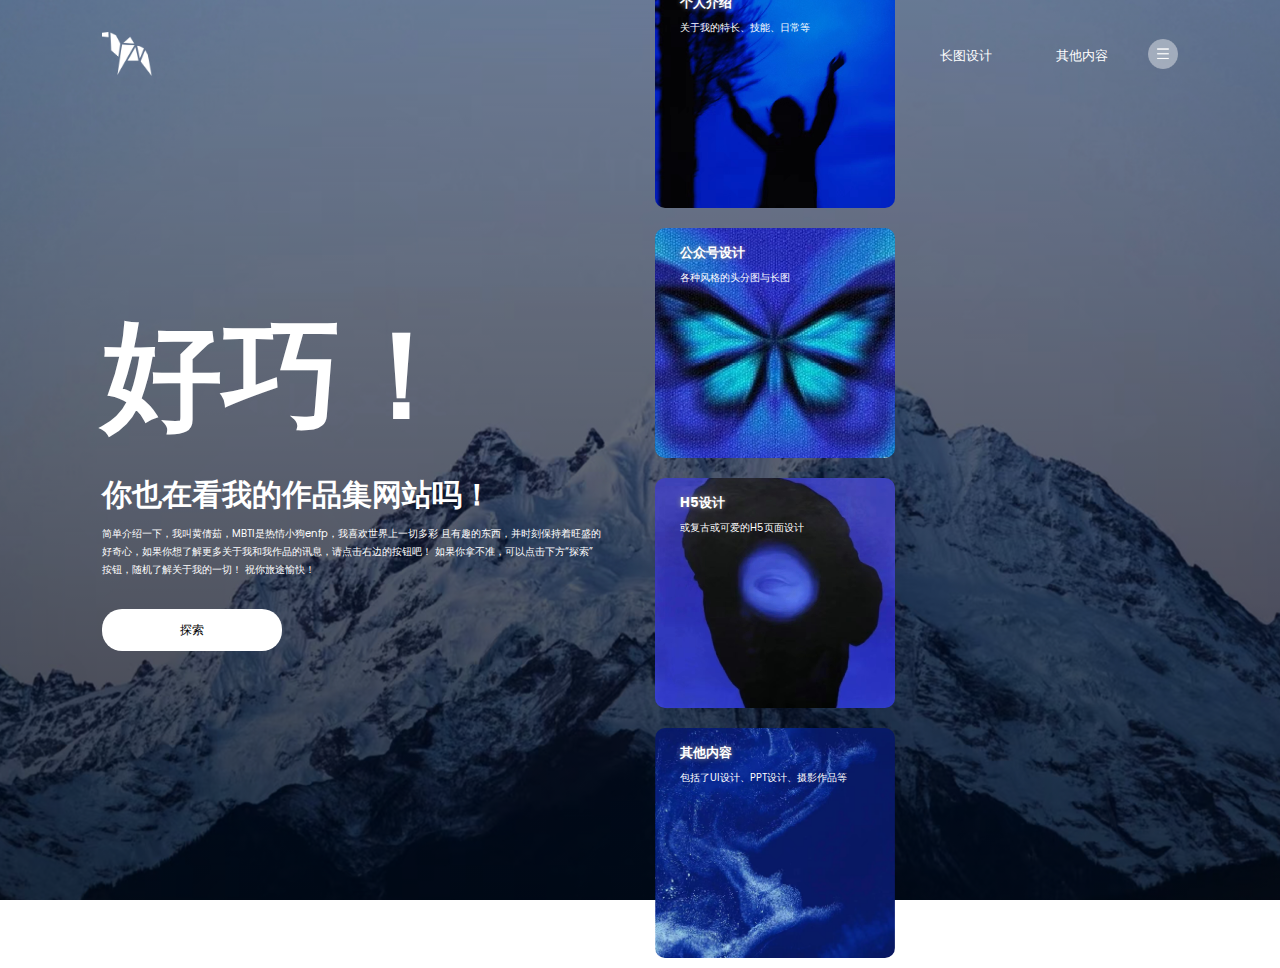
<file: index.html>
<!DOCTYPE html>
<html lang="en">
  <head>
    <meta charset="UTF-8" />
    <meta http-equiv="X-UA-Compatible" content="IE=edge" />
    <meta name="viewport" content="width=device-width, initial-scale=1.0" />
    <link rel="stylesheet" href="website3.css" />
    <title>Welcome to my world!</title>
  </head>
  <body>
    <div class="container">
      <div class="navbar">
        <img src="img/logo.png" class="logo" />
        <nav>
          <ul>
            <li><a href="个人介绍.html">个人介绍</a></li>
            <li><a href="公众号设计.html">头图设计</a></li>
            <li><a href="H5设计.html">长图设计</a></li>
            <li><a href="其他内容.html">其他内容</a></li>
          </ul>
        </nav>
        <img src="img/menu.png" class="menu-icon" />
      </div>
      <div class="row">
        <div class="col">
          <h1>好巧！</h1>
          <h2>你也在看我的作品集网站吗！</h2>
          <p>
            简单介绍一下，我叫黄倩茹，MBTI是热情小狗enfp，我喜欢世界上一切多彩
            且有趣的东西，并时刻保持着旺盛的好奇心，如果你想了解更多关于我和我作品的讯息，请点击右边的按钮吧！
            如果你拿不准，可以点击下方“探索”按钮，随机了解关于我的一切！
            祝你旅途愉快！
          </p>
          <button type="button">探索</button>
        </div>
        <div class="col">
          <a href="个人介绍.html">
          <div class="card1 card">
            <h5>个人介绍</h5>
            <p2>关于我的特长、技能、日常等</p2>
          </div>
        </a>
<a href="公众号设计.html">
          <div class="card2 card">
            <h5>公众号设计</h5>
            <p2>各种风格的头分图与长图</p2>
          </div>
        </a>
        <a href="H5设计.html">
          <div class="card3 card">
            <h5>H5设计</h5>
            <p2>或复古或可爱的H5页面设计</p2>
          </div>
          </a>
<a href="其他内容.html">
          <div class="card4 card">
            <h5>其他内容</h5>
            <p2>包括了UI设计、PPT设计、摄影作品等</p2>
          </div>
        </a>

        </div>
      </div>
    </div>
  </body>
</html>
</file>
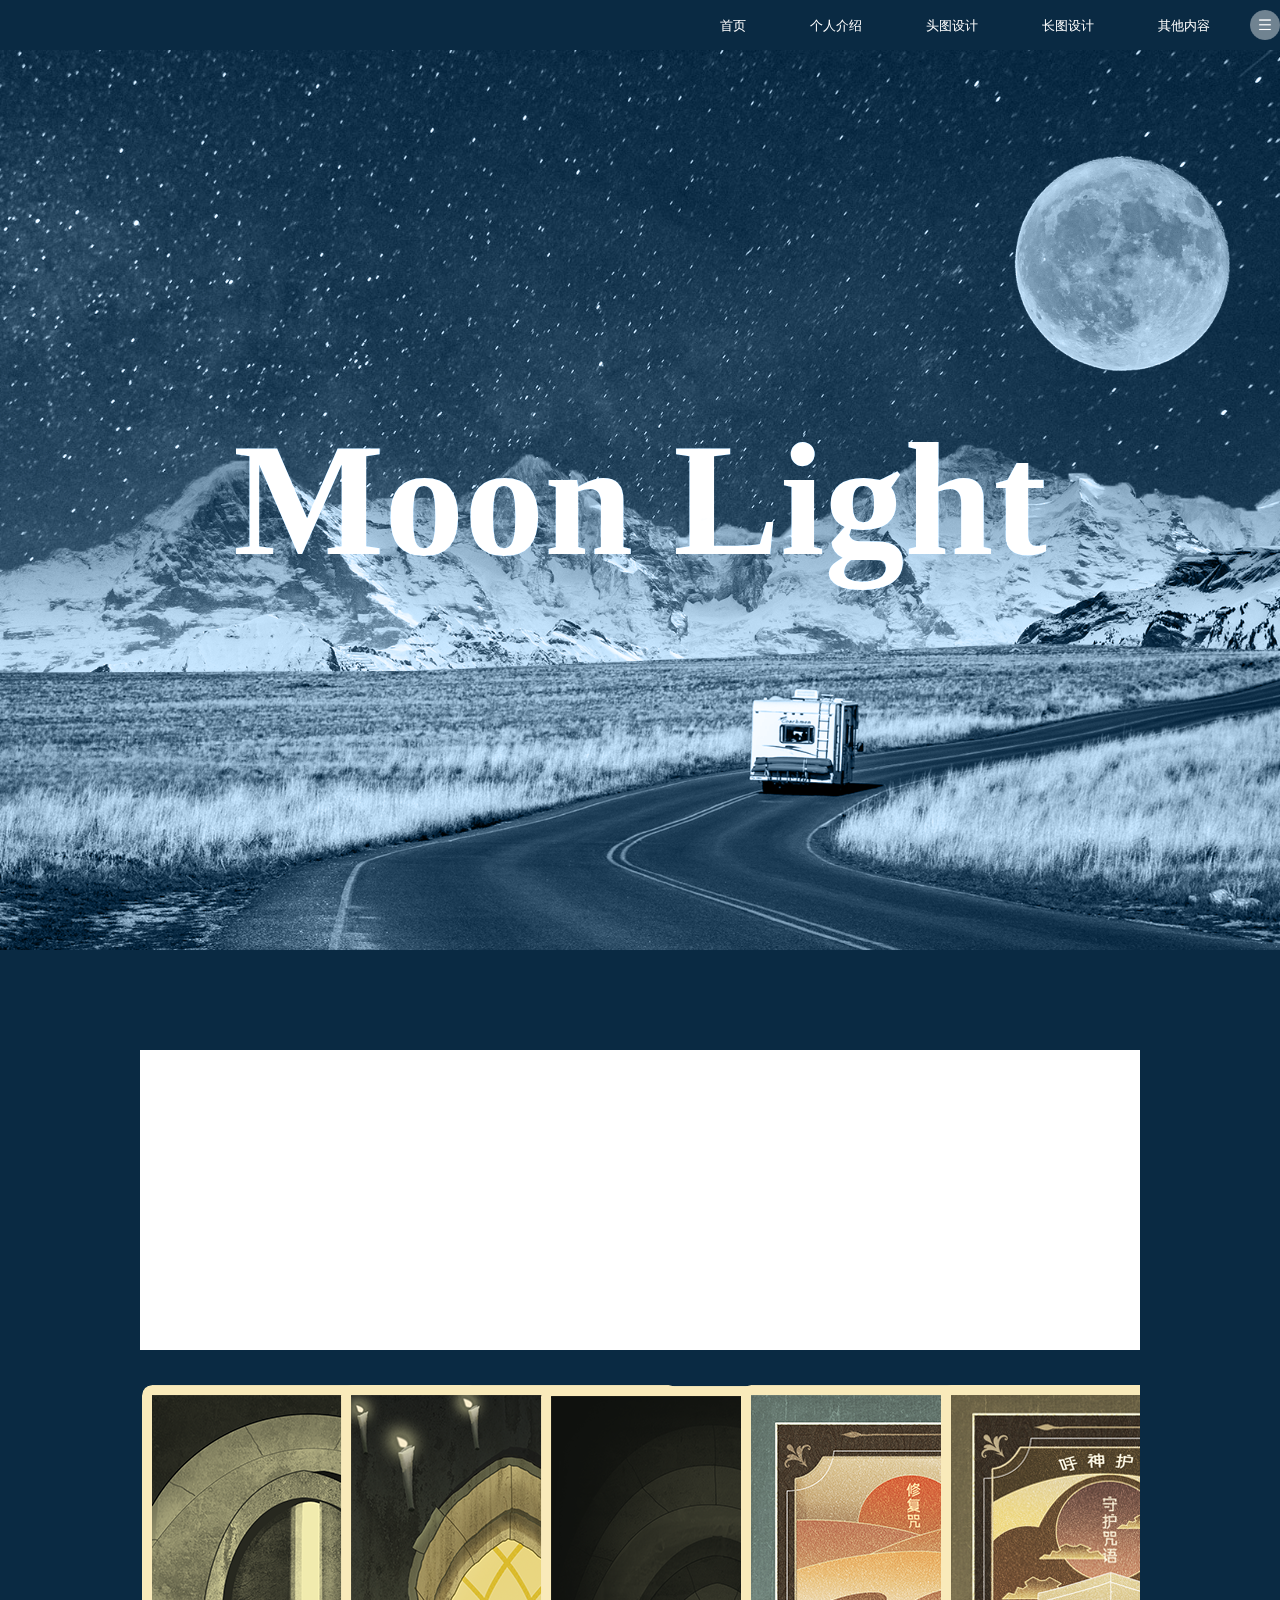
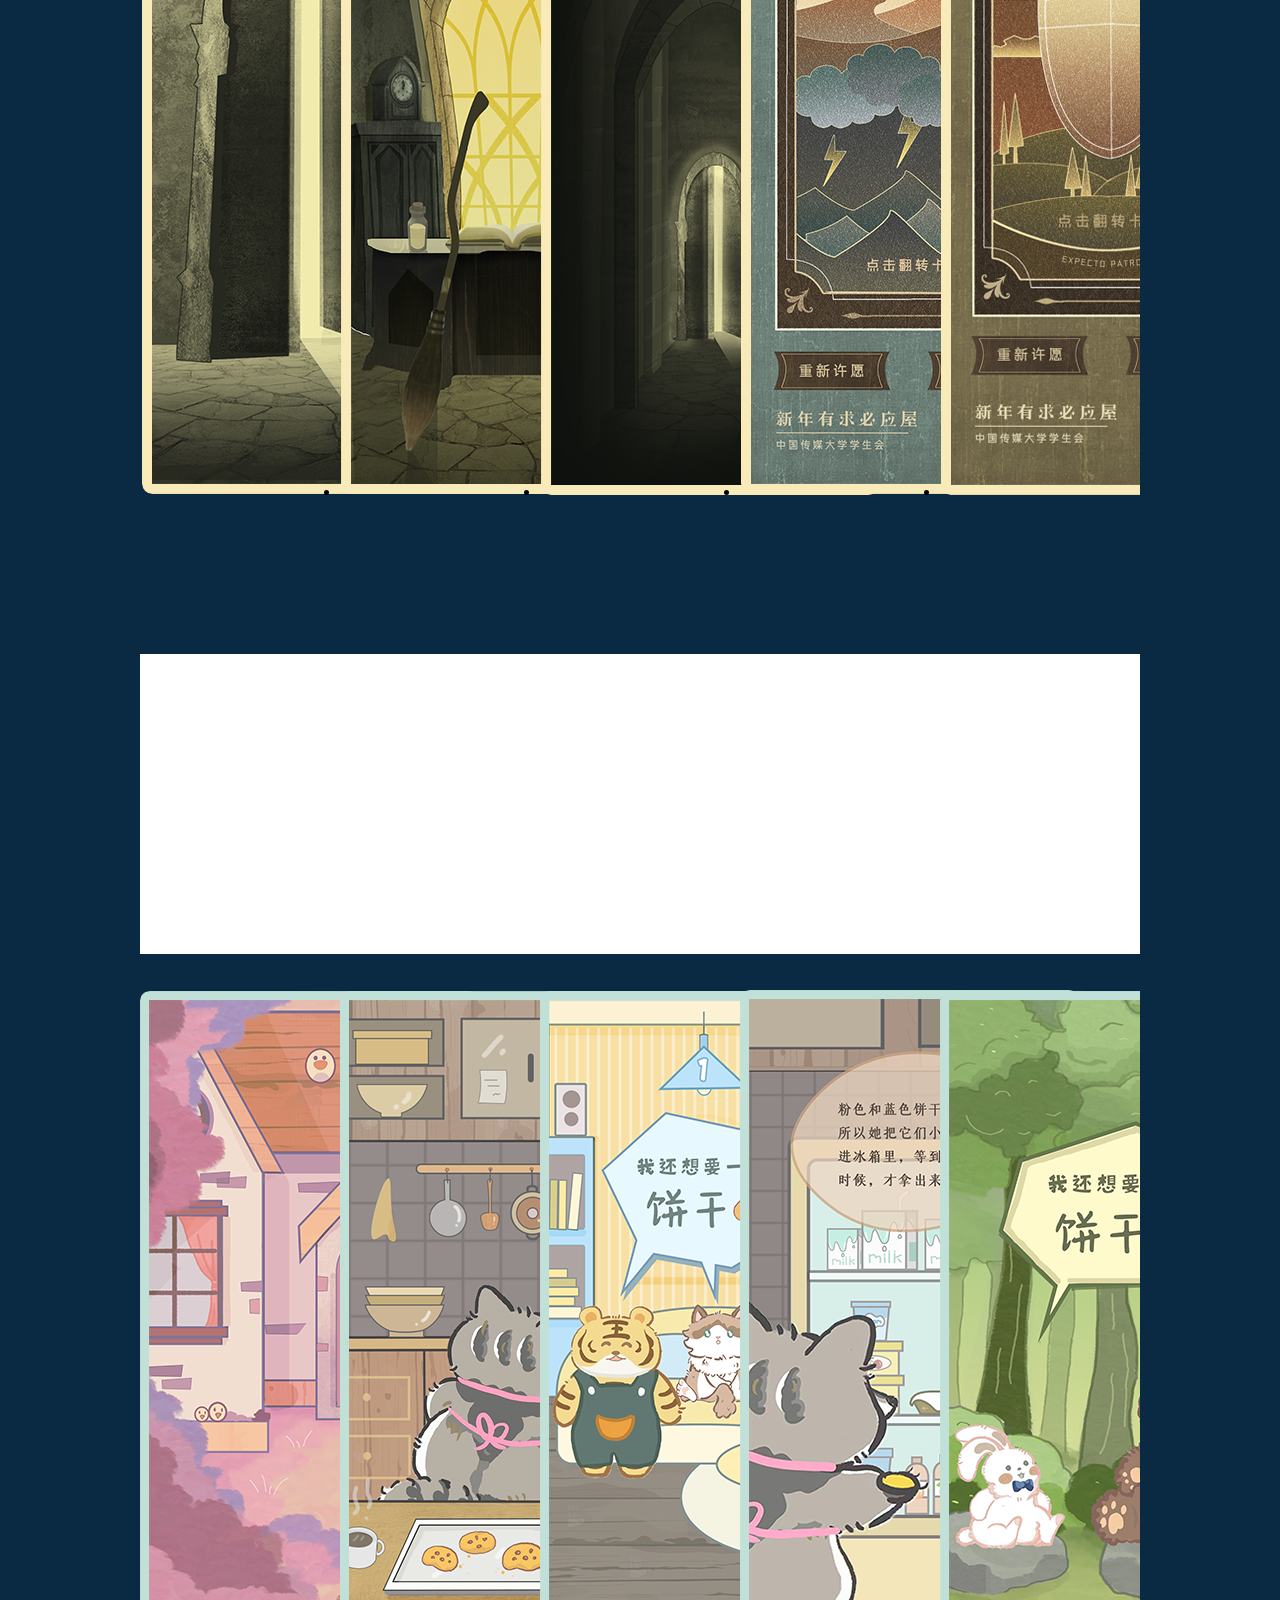
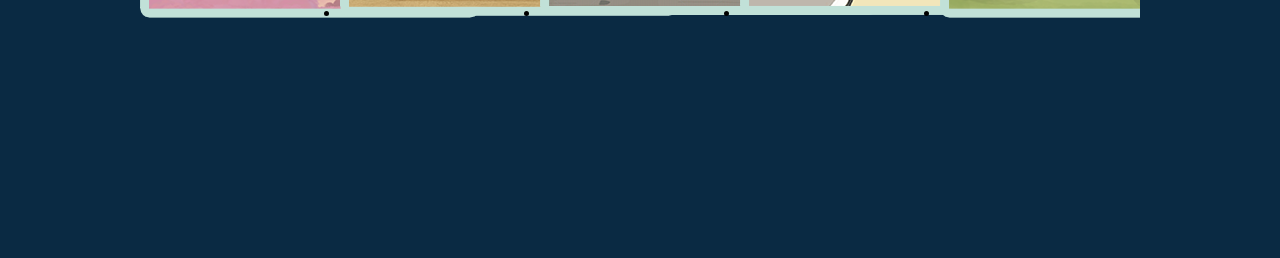
<file: H5设计.html>
<!DOCTYPE html>

<head>
    <meta charset="UTF-8">
    <meta name="viewport" content="width=device-width, initial-scale=1.0" />
    <title>Document</title>
        <link rel="stylesheet" href="website4.css">
</head>

<body>
  <div class="a">
    <div class="navbar">
      <nav>
        <ul>
          <li><a href="首页.html">首页</a></li>
          <li><a href="个人介绍.html">个人介绍</a></li>
          <li><a href="公众号设计.html">头图设计</a></li>
          <li><a href="H5设计.html">长图设计</a></li>
          <li><a href="其他内容.html">其他内容</a></li>
        </ul>
      </nav>
      <img src="img/menu.png" class="menu-icon" />
    </div>
    <section>
        <img
            src="bg.jpg"
            id="bg"
        >
        <img
            src="moon.png"
            id="moon"
        >
        <img
            src="mountain.png"
            id="mountain"
        >
        <img
            src="road.png"
            id="road"
            road
        >
        <h2 id="text">
            Moon Light
        </h2>
    </section>
    <script>
        let bg = document.querySelector('#bg')
        let moon = document.querySelector('#moon')
        let mountain = document.querySelector('#mountain')
        let road = document.querySelector('#road')
        let text = document.querySelector('#text')

        window.addEventListener('scroll', () => {
            var value = window.scrollY;

            bg.style.top = value * 0.5 + 'px';
            moon.style.left = -value * 0.5 + 'px';
            mountain.style.top = -value * 0.15 + 'px';
            road.style.top = value * 0.15 + 'px';

            text.style.top = value * 1 + 'px';


        })
    </script>
    <div class="first">
      <img src="文本框.png" alt="" >
    </div>


    <ul class="box">
  <li>
    <img src="大门.png" alt="">
  </li>
  <li>
    <img src="室内.png" alt="">
  </li>
  <li>
    <img src="走廊.png" alt="">
  </li>
  <li>
    <img src="修复.png" alt="">
  </li>
  <li>
    <img src="盾牌.png" alt="">
  </li>
</ul>
<div class="first">
      <img src="文本框.png" alt="">
</div>

<ul class="box">
<li>
<img src="我还要一块饼干/4.png" alt="">
</li>
<li>
<img src="我还要一块饼干/2.png" alt="">
</li>
<li>
<img src="我还要一块饼干/3.png" alt="">
</li>
<li>
<img src="我还要一块饼干/1.png" alt="">
</li>
<li>
<img src="我还要一块饼干/5.png" alt="">
</li>
</ul>

</body>

</html>
</file>
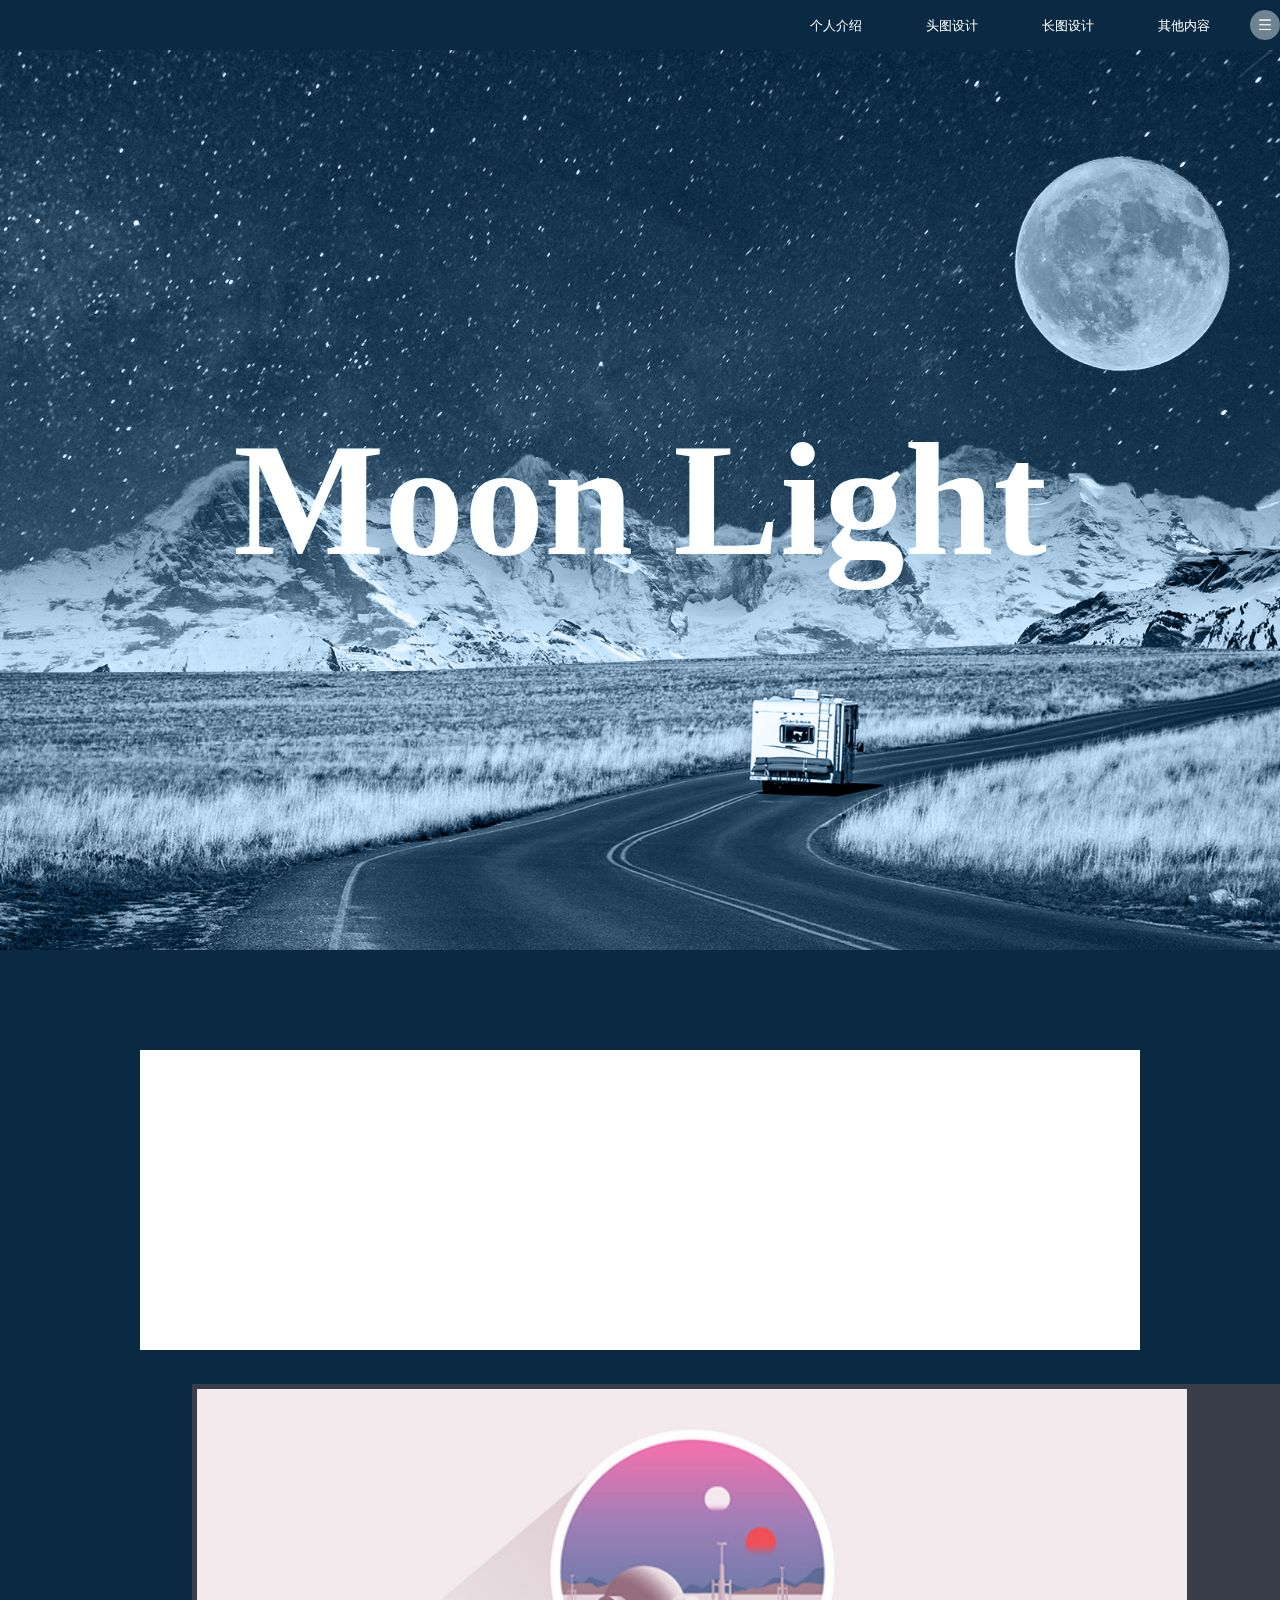
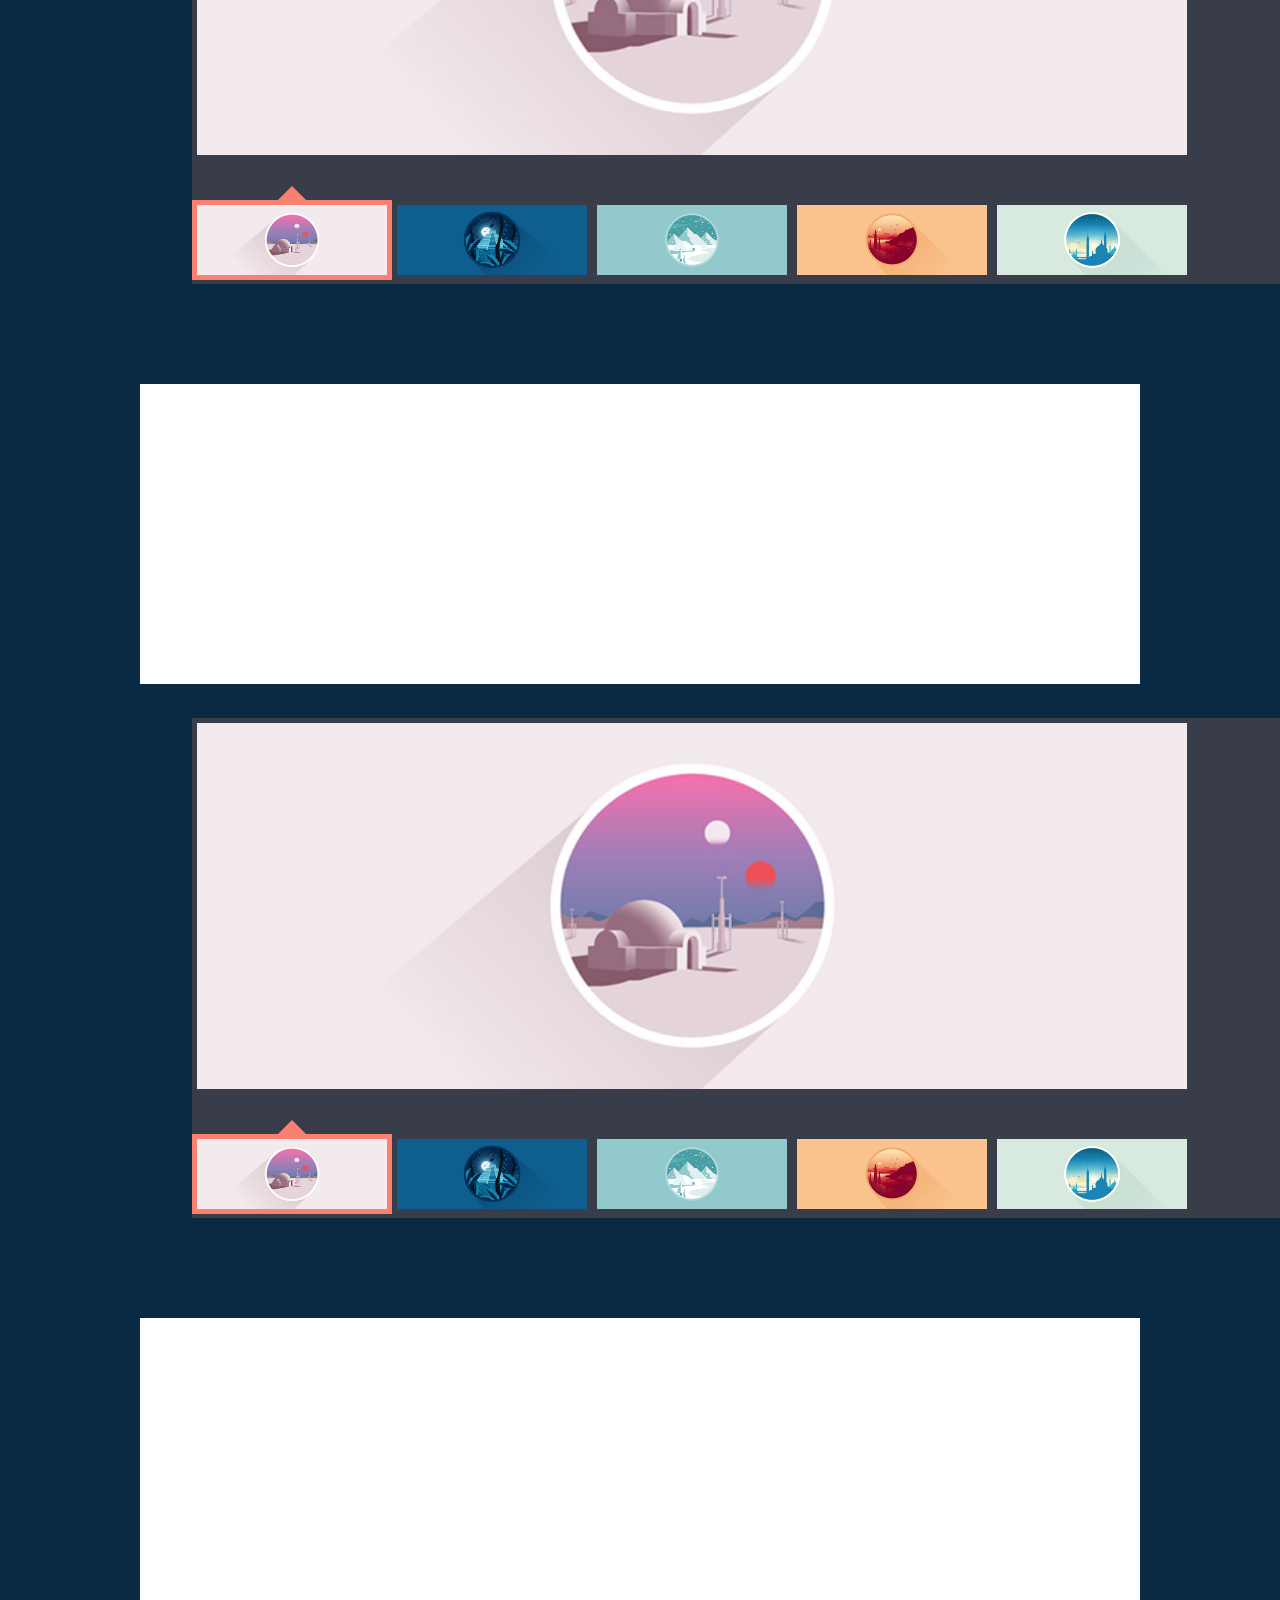
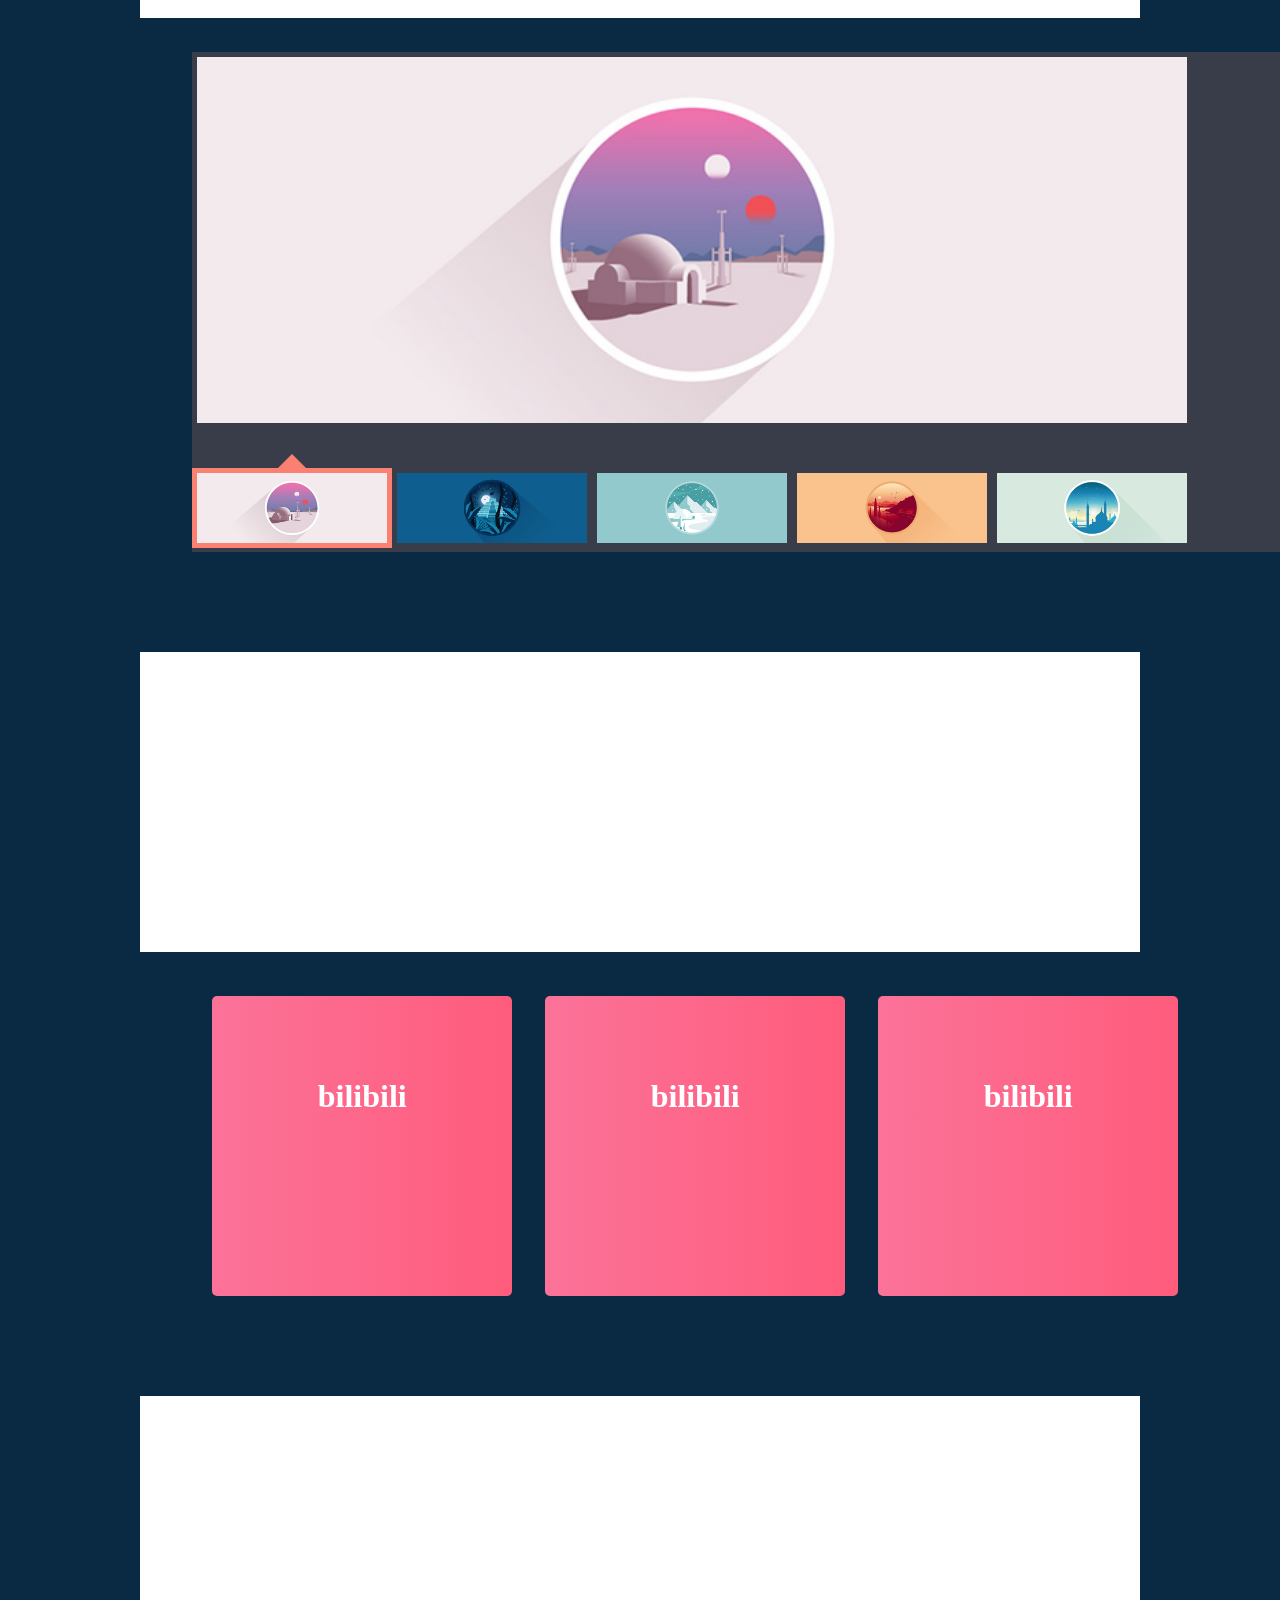
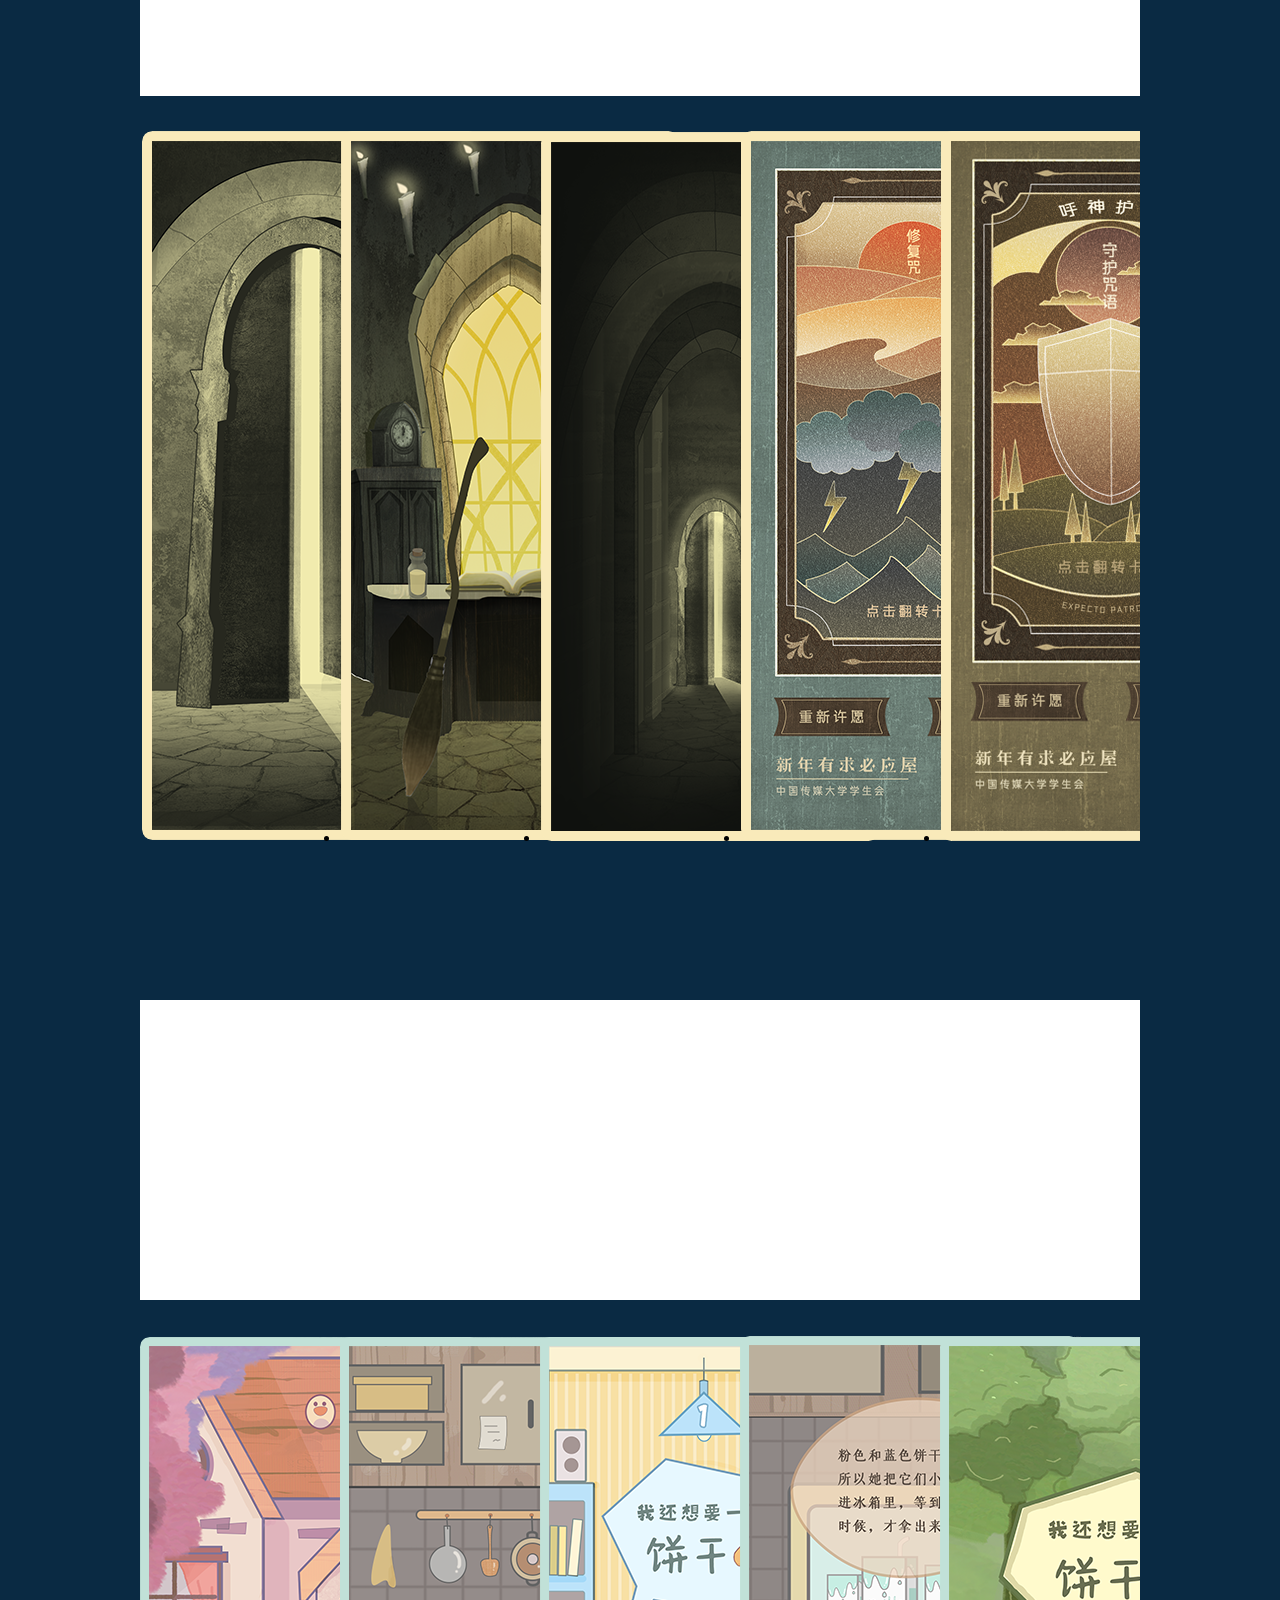
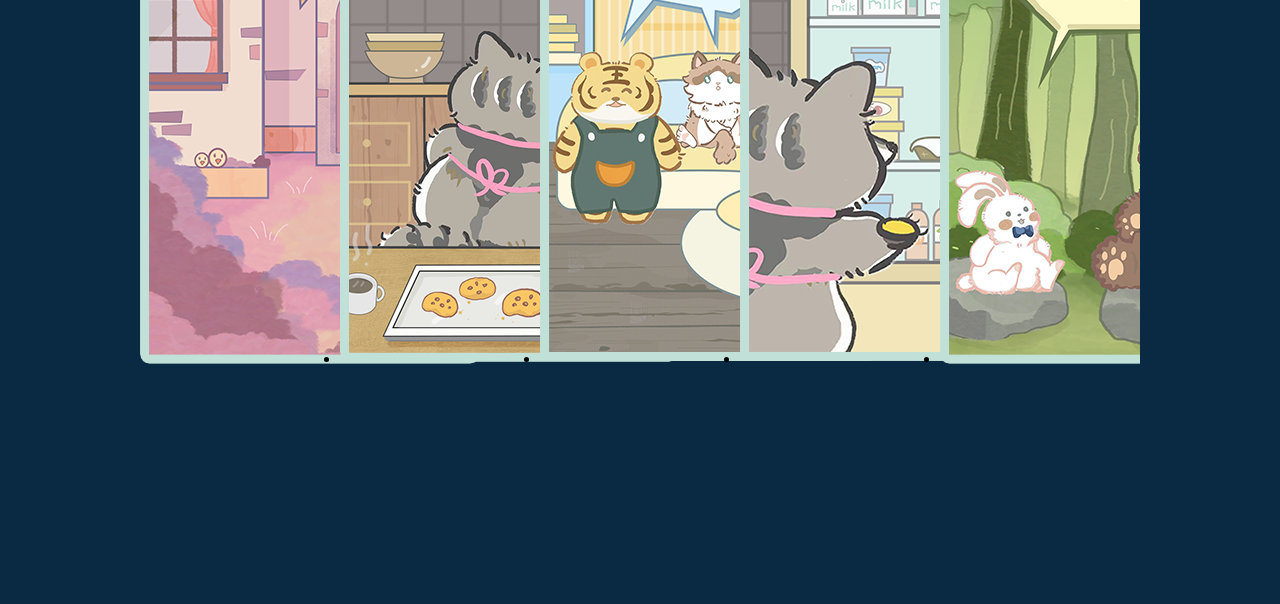
<file: 公众号设计.html>
<!DOCTYPE html>

<head>
    <meta charset="UTF-8">
    <meta name="viewport" content="width=device-width, initial-scale=1.0" />
    <title>Document</title>
    		<link rel="stylesheet" href="css/index.css" />
        <link rel="stylesheet" href="website4.css">
</head>

<body>
  <div class="a">
    <div class="navbar">
      <nav>
        <ul>
          <li><a href="个人介绍.html">个人介绍</a></li>
          <li><a href="公众号设计.html">头图设计</a></li>
          <li><a href="H5设计.html">长图设计</a></li>
          <li><a href="其他内容.html">其他内容</a></li>
        </ul>
      </nav>
      <img src="img/menu.png" class="menu-icon" />
    </div>
    <section>
        <img
            src="bg.jpg"
            id="bg"
        >
        <img
            src="moon.png"
            id="moon"
        >
        <img
            src="mountain.png"
            id="mountain"
        >
        <img
            src="road.png"
            id="road"
            road
        >
        <h2 id="text">
            Moon Light
        </h2>
    </section>
    <script>
        let bg = document.querySelector('#bg')
        let moon = document.querySelector('#moon')
        let mountain = document.querySelector('#mountain')
        let road = document.querySelector('#road')
        let text = document.querySelector('#text')

        window.addEventListener('scroll', () => {
            var value = window.scrollY;

            bg.style.top = value * 0.5 + 'px';
            moon.style.left = -value * 0.5 + 'px';
            mountain.style.top = -value * 0.15 + 'px';
            road.style.top = value * 0.15 + 'px';

            text.style.top = value * 1 + 'px';


        })
    </script>
    <div class="first">
      <img src="文本框.png" alt="" >
    </div>

    <div class="body">
      <div class="container">
        <ul>
          <!-- shift+alt可以同时选中多行的同一个位置 -->
          <!-- 单按alt,然后点击鼠标,可以同时选中多行的不同位置 -->
          <li><img src="img/1.jpg" /></li>
          <li><img src="img/2.jpg" /></li>
          <li><img src="img/3.jpg" /></li>
          <li><img src="img/4.jpg" /></li>
          <li><img src="img/5.jpg" /></li>
          <!-- 大图片 -->
          <li class="bigImg"></li>
          <!-- 移动框 -->
          <li class="frame"></li>
        </ul>
      </div>
      </div>
      <div class="first">
        <img src="文本框.png" alt="" >
      </div>
  <div class="body">
      <div class="container">
        <ul>
          <!-- shift+alt可以同时选中多行的同一个位置 -->
          <!-- 单按alt,然后点击鼠标,可以同时选中多行的不同位置 -->
          <li><img src="img/1.jpg" /></li>
          <li><img src="img/2.jpg" /></li>
          <li><img src="img/3.jpg" /></li>
          <li><img src="img/4.jpg" /></li>
          <li><img src="img/5.jpg" /></li>
          <!-- 大图片 -->
          <li class="bigImg"></li>
          <!-- 移动框 -->
          <li class="frame"></li>
        </ul>
      </div>
    </div>
    <div class="first">
      <img src="文本框.png" alt="" >
    </div>
<div class="body">
    <div class="container">
      <ul>
        <!-- shift+alt可以同时选中多行的同一个位置 -->
        <!-- 单按alt,然后点击鼠标,可以同时选中多行的不同位置 -->
        <li><img src="img/1.jpg" /></li>
        <li><img src="img/2.jpg" /></li>
        <li><img src="img/3.jpg" /></li>
        <li><img src="img/4.jpg" /></li>
        <li><img src="img/5.jpg" /></li>
        <!-- 大图片 -->
        <li class="bigImg"></li>
        <!-- 移动框 -->
        <li class="frame"></li>
      </ul>
    </div>
  </div>
  <div class="first">
    <img src="文本框.png" alt="" >
  </div>
  <div class="body2">
    <div class="box2">
      <h1>bilibili</h1>
    </div>
    <div class="box2">
      <h1>bilibili</h1>
    </div>
    <div class="box2">
      <h1>bilibili</h1>
    </div>
  </div>
  <div class="first">
    <img src="文本框.png" alt="" >
  </div>


  <ul class="box">
<li>
  <img src="大门.png" alt="">
</li>
<li>
  <img src="室内.png" alt="">
</li>
<li>
  <img src="走廊.png" alt="">
</li>
<li>
  <img src="修复.png" alt="">
</li>
<li>
  <img src="盾牌.png" alt="">
</li>
</ul>
<div class="first">
    <img src="文本框.png" alt="">
</div>

<ul class="box">
<li>
<img src="我还要一块饼干/4.png" alt="">
</li>
<li>
<img src="我还要一块饼干/2.png" alt="">
</li>
<li>
<img src="我还要一块饼干/3.png" alt="">
</li>
<li>
<img src="我还要一块饼干/1.png" alt="">
</li>
<li>
<img src="我还要一块饼干/5.png" alt="">
</li>
</ul>



    </body>

    </html>
</file>
<file: website3.css>
@import url('https://fonts.googleapis.com/css2?family=Poppins:ital,wght@0,200;1,100&display=swap');
* {
  margin: 0;
  padding: 0;
  font-family: 'Poppins', sans-serif;
}
.container {
  width: 100%;
  height: 100vh;
  background-image: linear-gradient(rgba(0, 0, 0, 0.4), rgba(0, 0, 0, 0.7)), url(img/background.png);
  background-position: center;
  background-size: cover;
  padding-left: 8%;
  padding-right: 8%;
  box-sizing: border-box;
}
.navbar {
  height: 12%;
  display: flex;
  align-items: center;
}
.logo {
  width: 50px;
  cursor: pointer;
}
.menu-icon {
  width: 30px;
  cursor: pointer;
  margin-left: 40px;
}
nav {
  flex: 1;
  text-align: right;
}
nav ul li {
  list-style: none;
  display: inline-block;
  margin-left: 60px;
}
nav ul li a {
  text-decoration: none;
  color: #fff;
  font-size: 13px;
}
.row {
  display: flex;
  height: 80%;
  align-items: center;
}
.col {
  flex-basis: 50%;
}
h1 {
  color: #fff;
  font-size: 120px;
}
h2 {
  color: #fff;
  font-size: 30px;
  line-height: 60px;
}
p {
  color: #fff;
  font-size: 10px;
  line-height: 18px;
  width: 500px
}
p2 {
  color: #fff;
  font-size: 10px;
  line-height: 18px;
}
button {
  width: 180px;
  color: #000;
  font-size: 12px;
  padding: 12px 0;
  background: #fff;
  border: 0;
  border-radius: 20px;
  outline: none;
  margin-top: 30px;
  cursor: pointer;
}
.card{
  width: 240px;
  height: 230px;
  display: inline-block;
  border-radius: 10px;
  padding: 15px 25px;
  box-sizing: border-box;
  cursor:pointer;
  margin: 10px 15px;
  background-position: center;
  background-size: cover;
  transition: transform 0.5s;
}
 .card1{
  background-image: url(img/pic-1.png);
<input type="button" onclick="window.location.href('个人介绍.html')">;
 }
 .card2{
  background-image: url(img/pic-2.png);
 }
 .card3{
  background-image: url(img/pic-3.png);
 }
 .card4{
  background-image: url(img/pic-4.png);
 }
 .card:hover{
   transform: translateY(-10px);
 }
 h5{
   color: #fff;
   text-shadow: 0 0 5px #999;
 }
 .card p{
   text-shadow:  0 0 5px #000;
   font-size: 8px;
 }
</file>
<file: website4.css>
* {
  margin: 0;
  padding: 0;
}
body {
  background-color: #0a2a43;
  min-height: 1500px;
}
section {
  position: relative;
  width: 100%;
  height: 100vh;
  overflow: hidden;
  display: flex;
  justify-content: center;
  align-items: center;
}
section:before {
  content: '';
  position: absolute;
  bottom: 0;
  width: 100%;
  height: 100px;
  background: linear-gradient(to top #0a2a43 transparent);
  z-index: 10000;
}
section:after {
  content: '';
  position: absolute;
  top: 0;
  left: 0;
  width: 100%;
  height: 100%;
  background: #0a2a43;
  z-index: 10000;
  mix-blend-mode: color;
}
section img {
  position: absolute;
  top: 0;
  left: 0;
  width: 100%;
  height: 100%;
  object-fit: cover;
  pointer-events: none;
}
#text {
  position: relative;
  color: #ffffff;
  font-size: 10em;
  z-index: 1;
}
#road {
  z-index: 2;
}
.first{
    margin-top:100px;
    margin-bottom:-70px;
    text-align: center;
}
.box{
	width:1000px;
	height:770px;
	margin:100px auto;
	border:0px solid #FFF;
	overflow:hidden;
	background-color:rgba(255,255,255,0.0);
	box-shadow:5px 5px 7px rgba(255,255,255,0.0);
}
.box li{
	float:left;
	position:relative;
	width:200px;
	height:770px;
	border:10px;
	box-shadow:0 50px #000000;
	transition:all 0.5s;
}
.box li .text{
	position:absolute;
	left:0;
	bottom:0;
	font-size:16px;
	color:#FFF;
	width:100%;
	height:40px;
	text-align:center;
	line-height:40px;
	background:#000;
	background-color:rgba(63,54,42,0.7);
}
.box:hover li{
	width:125px;
}
.box li:hover{
	width:500px;
}
* {
    /* 初始化 取消页面元素的内外边距 */
    padding: 0;
    margin: 0;
}

.body2 {
    /* 弹性布局 让页面元素垂直+水平居中 */
    float: left;
    margin-top: 100px;
    margin-bottom: 100px;xs
    /* 溢出隐藏 */
    overflow: hidden;
    margin-left: 14%;
}

.box2 {
    /* 相对定位 */
    float: left;
    margin-left: 33px;
    margin-top: 10px;
    width: 300px;
    height: 300px;
    line-height: 200px;
    text-align: center;
    color: #fff;
    border-radius: 5px;
    /* 背景渐变色 */
    cursor: pointer;
    background-image: linear-gradient(to right, #fb7299, #ff5c7c);
    transition: .5s;
}

.box2::after {
    content: '';
    /* 绝对定位 */
    position: absolute;
    top: 100px;
    left: 0;
    width: 600px;
    height: 70px;
    /* 背景渐变色 */
    background-image: linear-gradient(rgba(0, 0, 0, 0), rgba(255, 255, 255, .3), rgba(0, 0, 0, 0));
    /* 让元素旋转-45度 位置距离距离左边不变化，距离下面走360像素的距离 */
    transform: rotate(-45deg) translate(0, -360px);
}

.box2:hover::after {
    /* 过渡时长 */
    transition: 1s;
    transform: rotate(-45deg) translate(0, 100px);
}

.box2:hover {
    margin-top: -20px;
    /* 盒子阴影 */
    box-shadow: 3px 3px 3px rgba(0, 0, 0, .2);
}
.navbar {
  height: 12%;
  display: flex;
  align-items: center;
  margin-bottom: 10px;
  margin-top: 10px;
}
.logo {
  width: 50px;
  cursor: pointer;
}
.menu-icon {
  width: 30px;
  cursor: pointer;
  margin-left: 40px;
}
nav {
  flex: 1;
  text-align: right;
}
nav ul li {
  list-style: none;
  display: inline-block;
  margin-left: 60px;
}
nav ul li a {
  text-decoration: none;
  color: #fff;
  font-size: 13px;
}
</file>
<file: css/index.css>
* {
	/* 页面初始化 清除元素额内外边距 */
	padding: 0;
	margin: 0;
	/* 盒子模型 改变盒子的宽度的计算方式 */
	box-sizing: border-box;
}
.body {
	/* 弹性布局 让页面元素垂直+水平居中 */
	justify-content: center;
	align-items: center;
	/* 让页面高度占浏览器可视区域的高度 */
	background-color: #393d49;
	margin-left: 15%;
	margin-top: 100px;
}
.container {
	width: 1000px;
	height: 500px;
}
.container ul {
	/* 清除li元素前面的小黑点 */
	list-style: none;
	/* 相对定位 */
	position: relative;
	width: 100%;
	height: 100%;
	/* 弹性布局  */
	display: flex;
	/* 让子元素(弹性项目)平均分配宽度 */
	justify-content: space-around;
	/* 这个属性是让子元素在交叉轴(Y轴)的最下面排列 */
	/* 默认在最上面  加了就在最下面*/
	align-items: flex-end;
}
/* 小图片 start */
.container ul li {
	width: 200px;
	/* 鼠标移入变小手 */
	cursor: pointer;
}
.container ul li img {
	width: 100%;
	/* 加个透明边框 让图片看起来有距离 */
	border: 5px solid transparent;
}
/* 小图片 end */

/* 大图片 start */
.container ul .bigImg {
	position: absolute;
	top: 0;
	left: 0;
	width: 1000px;
	height: 400px;
	/* 给大图片 也加一个透明边框 不为了啥 就是为了和小图片对称 */
	border: 5px solid transparent;
	/* 背景   图片路径   no-repeat是让图片不重复 默认是重复的 */
	background: url(../img/1.jpg) no-repeat;
	/* 图片以宽度为最大铺满整个盒子 */
	background-size: contain;
	transition: all 0.5s;
}
/* 大图片 end */

/* 移动框 start */
.container ul .frame {
	position: absolute;
	left: 0;
	bottom: 4px;
	width: 200px;
	height: 80px;
	border: 5px solid salmon;
	/* 这里有bug 一直闪烁 这个问题的原因就是 这个移动框虽然没有背景色 但是覆盖了这个图片 */
	/* 加这个属性就可以了 让这个移动框 不在被鼠标捕捉到 */
	pointer-events: none;
	/* 加过渡 */
	transition: all 0.5s;
}
/* 用伪元素做三角 */
.container ul .frame::before {
	content: "";
	position: absolute;
	top: -19px;
	/* calc方法自动计算 让三角盒子水平居中 */
	left: calc(50% - 15px);
	width: 30px;
	height: 15px;
	background-color: salmon;
	/* 这个属性我在导航栏那一期有讲 可以去看看 这里就不啰嗦了 */
	clip-path: polygon(0 100%, 50% 0, 100% 100%);
}
/* 移动框 end */
.container ul li:nth-child(1):hover ~ .bigImg {
	background-image: url(../img/1.jpg);
}
.container ul li:nth-child(1):hover ~ .frame {
	left: 0;
}
.container ul li:nth-child(2):hover ~ .bigImg {
	background-image: url(../img/2.jpg);
}
.container ul li:nth-child(2):hover ~ .frame {
	left: 200px;
}
.container ul li:nth-child(3):hover ~ .bigImg {
	background-image: url(../img/3.jpg);
}
.container ul li:nth-child(3):hover ~ .frame {
	left: 400px;
}
.container ul li:nth-child(4):hover ~ .bigImg {
	background-image: url(../img/4.jpg);
}
.container ul li:nth-child(4):hover ~ .frame {
	left: 600px;
}
.container ul li:nth-child(5):hover ~ .bigImg {
	background-image: url(../img/5.jpg);
}
.container ul li:nth-child(5):hover ~ .frame {
	left: 800px;
}
</file>
